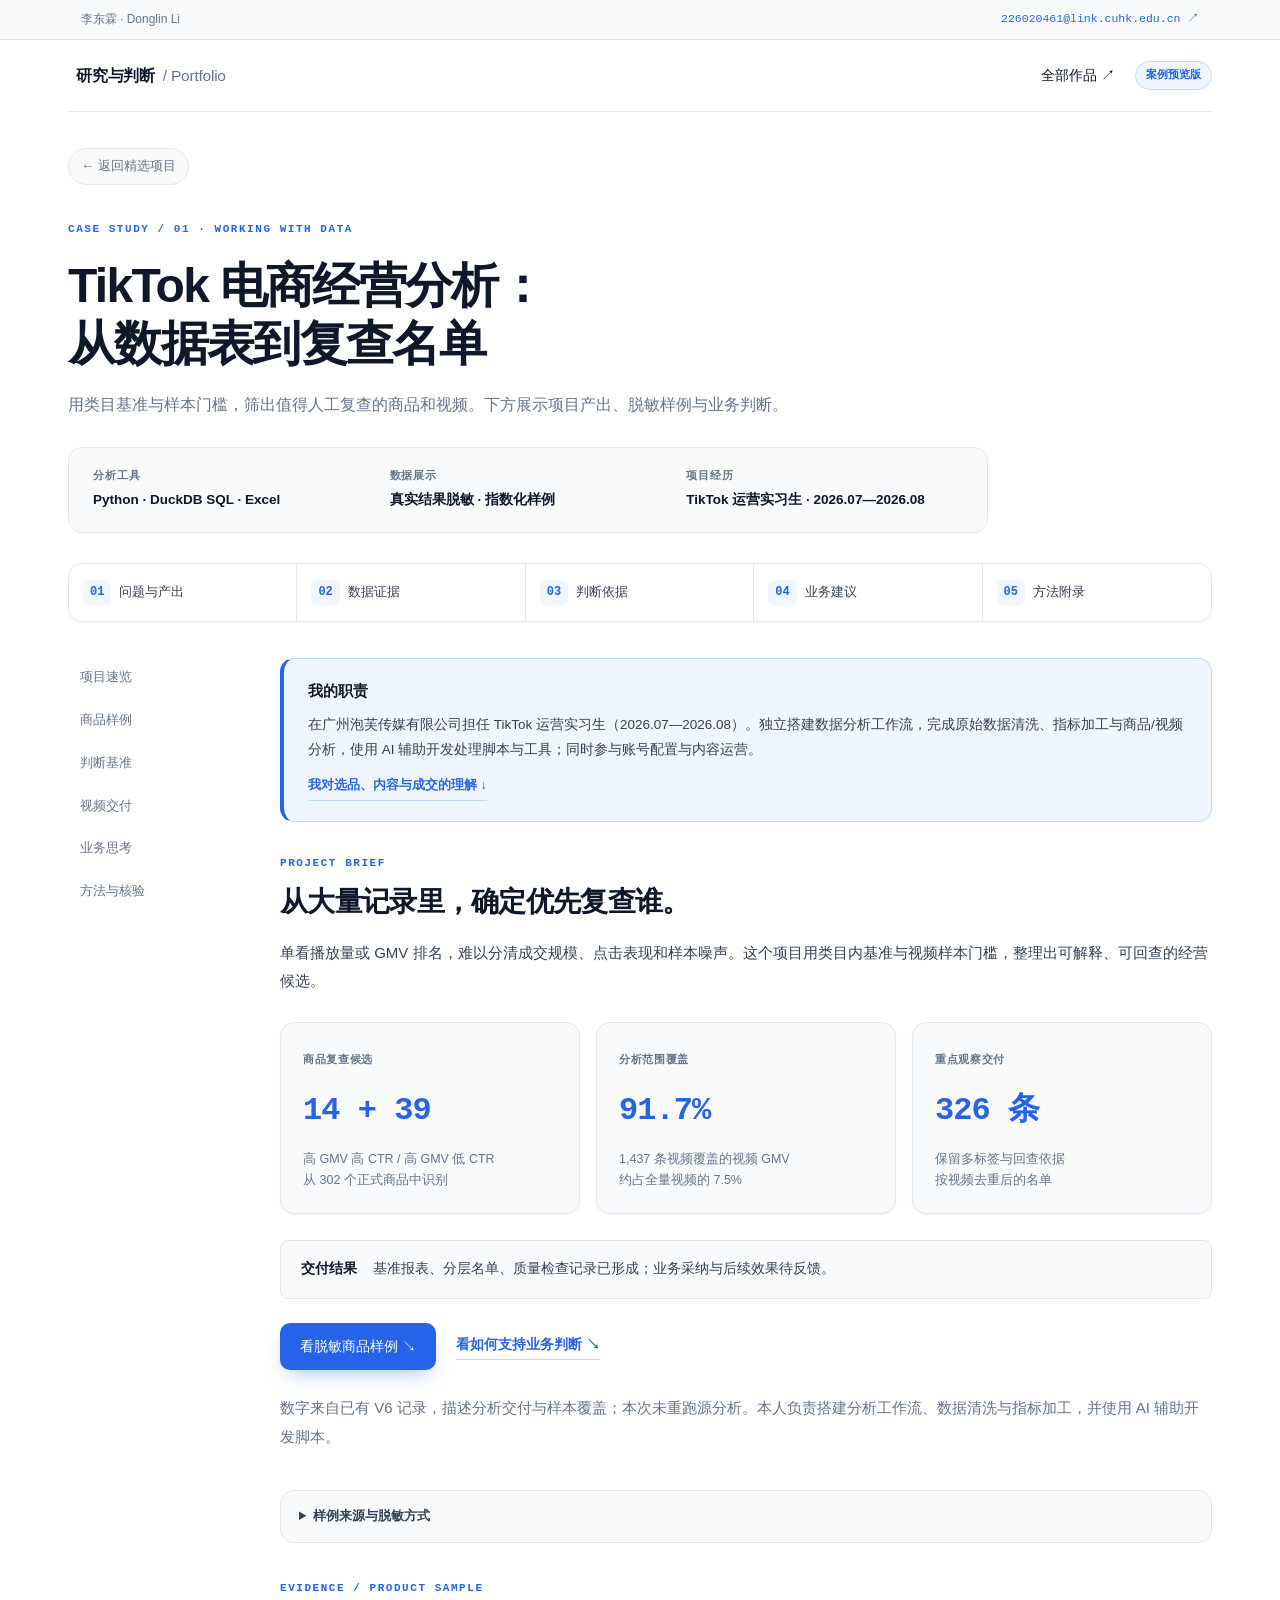
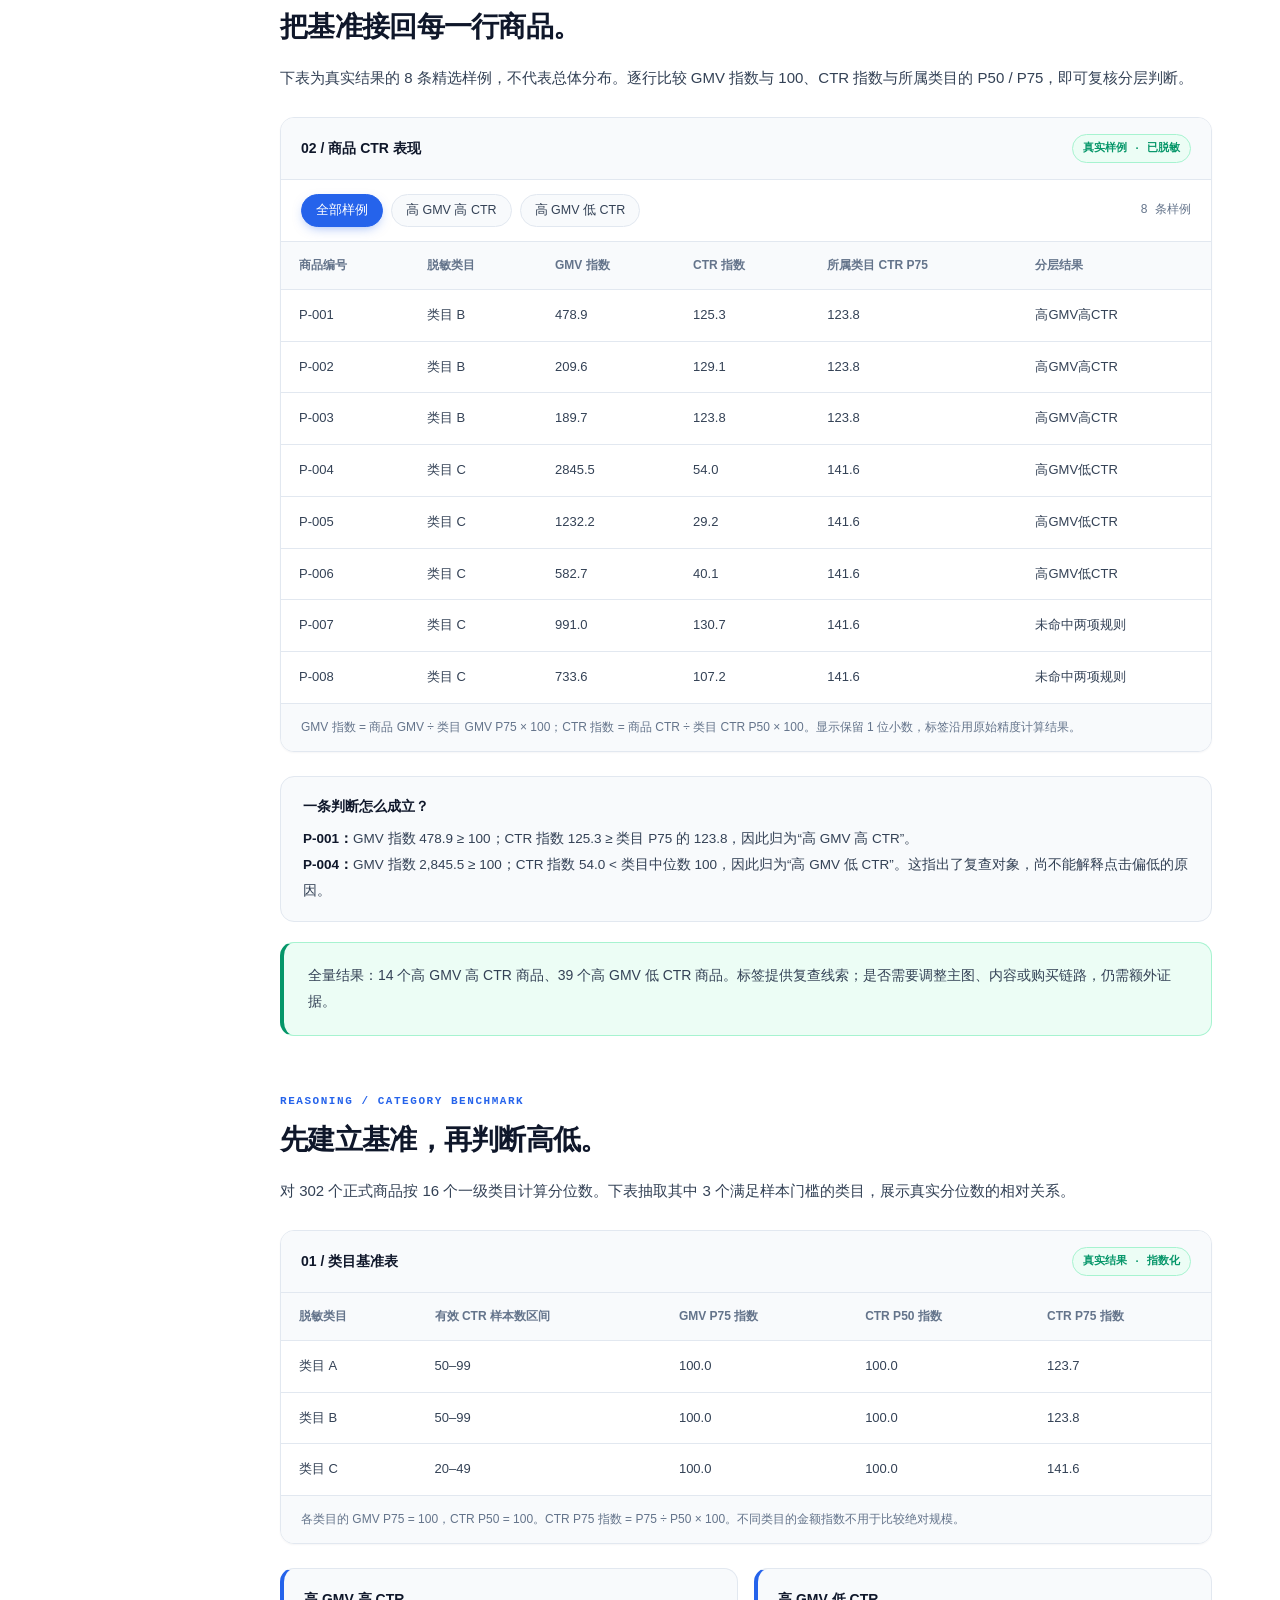
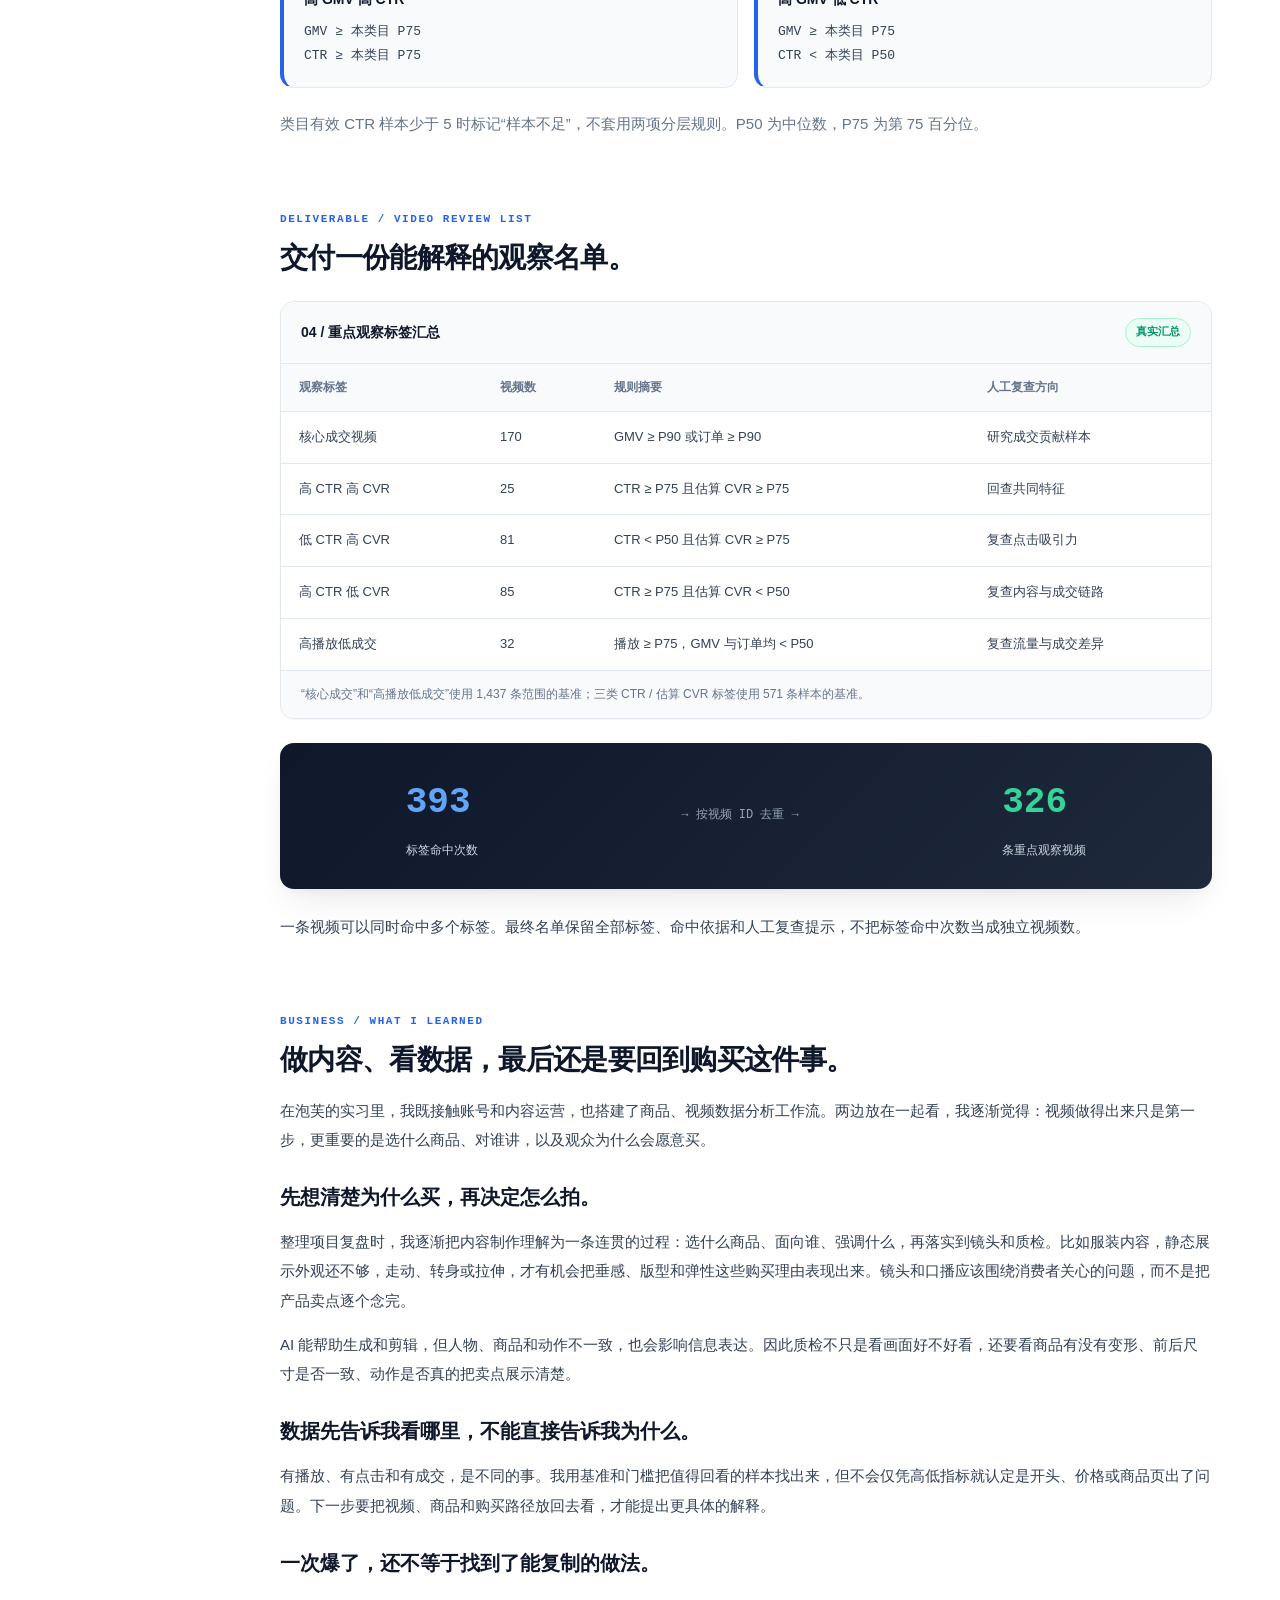
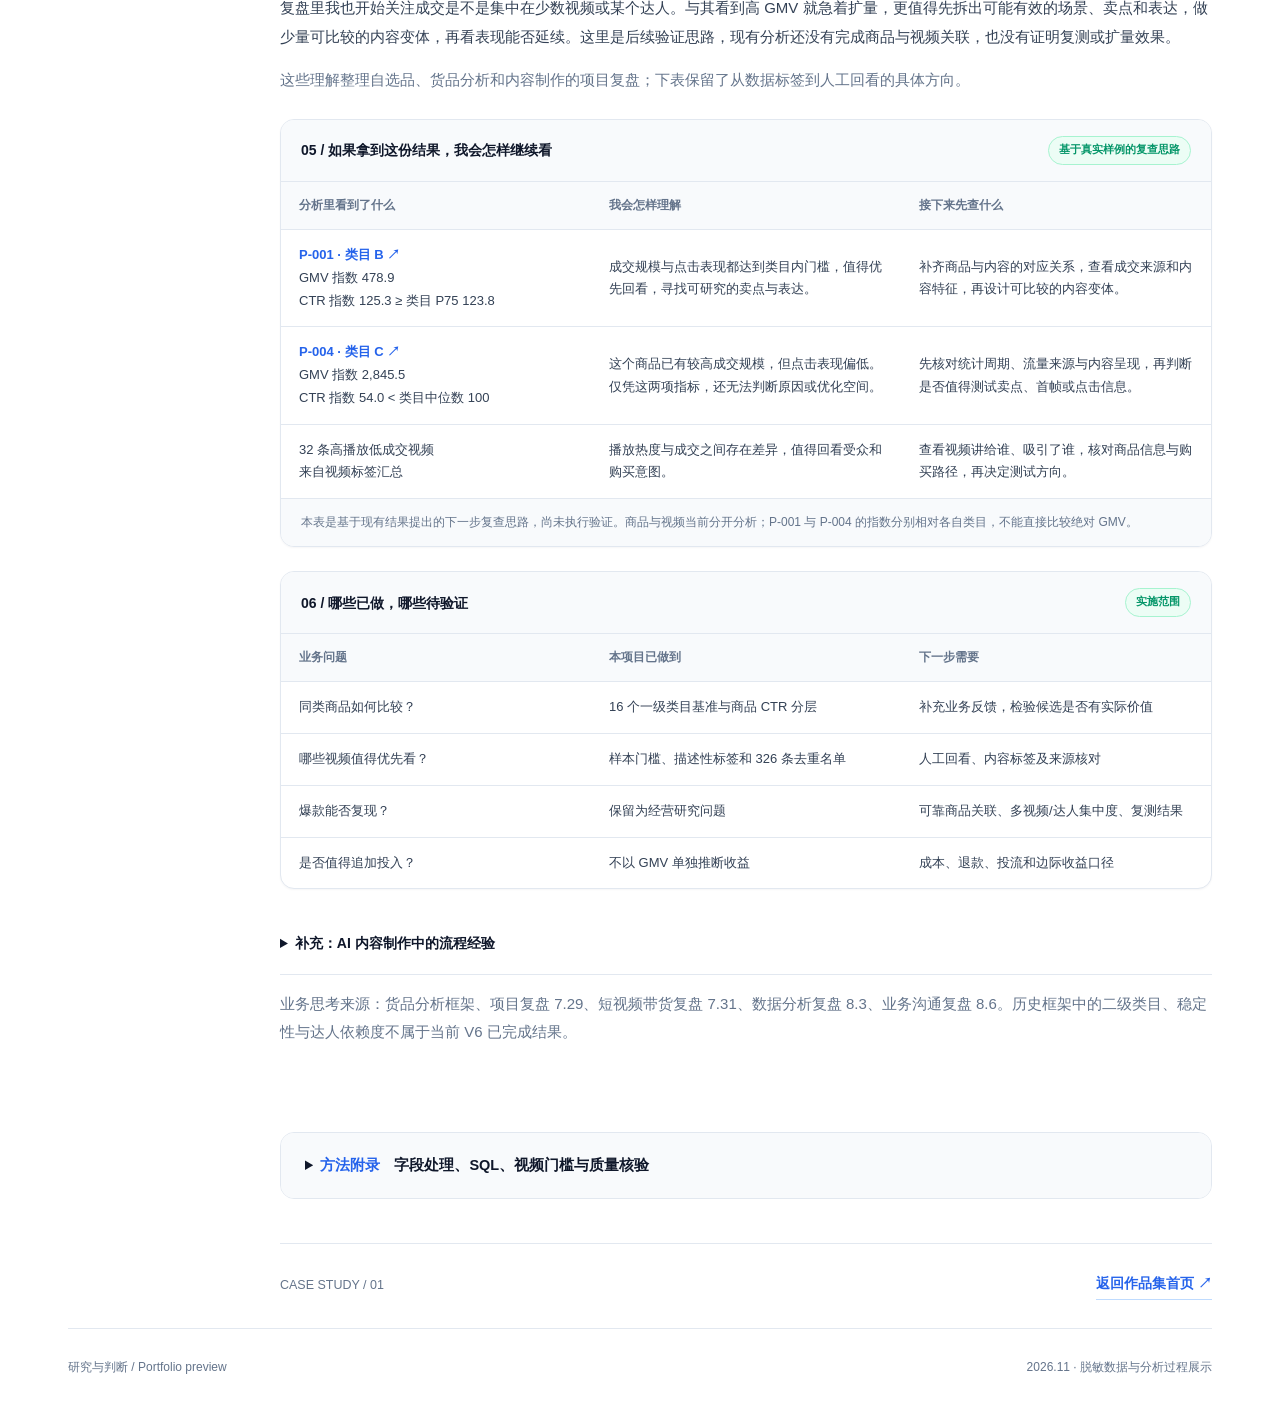
<file: case.html>
<!doctype html>
<html lang="zh-CN">
<head>
  <meta charset="utf-8">
  <meta http-equiv="refresh" content="0; url=ecommerce/case.html">
  <link rel="canonical" href="ecommerce/case.html">
  <title>正在跳转…</title>
</head>
<body>
  <p>正在跳转到 <a href="ecommerce/case.html">TikTok 电商经营分析案例</a>…</p>
  <script>location.replace("ecommerce/case.html" + location.search + location.hash);</script>
</body>
</html>
</file>
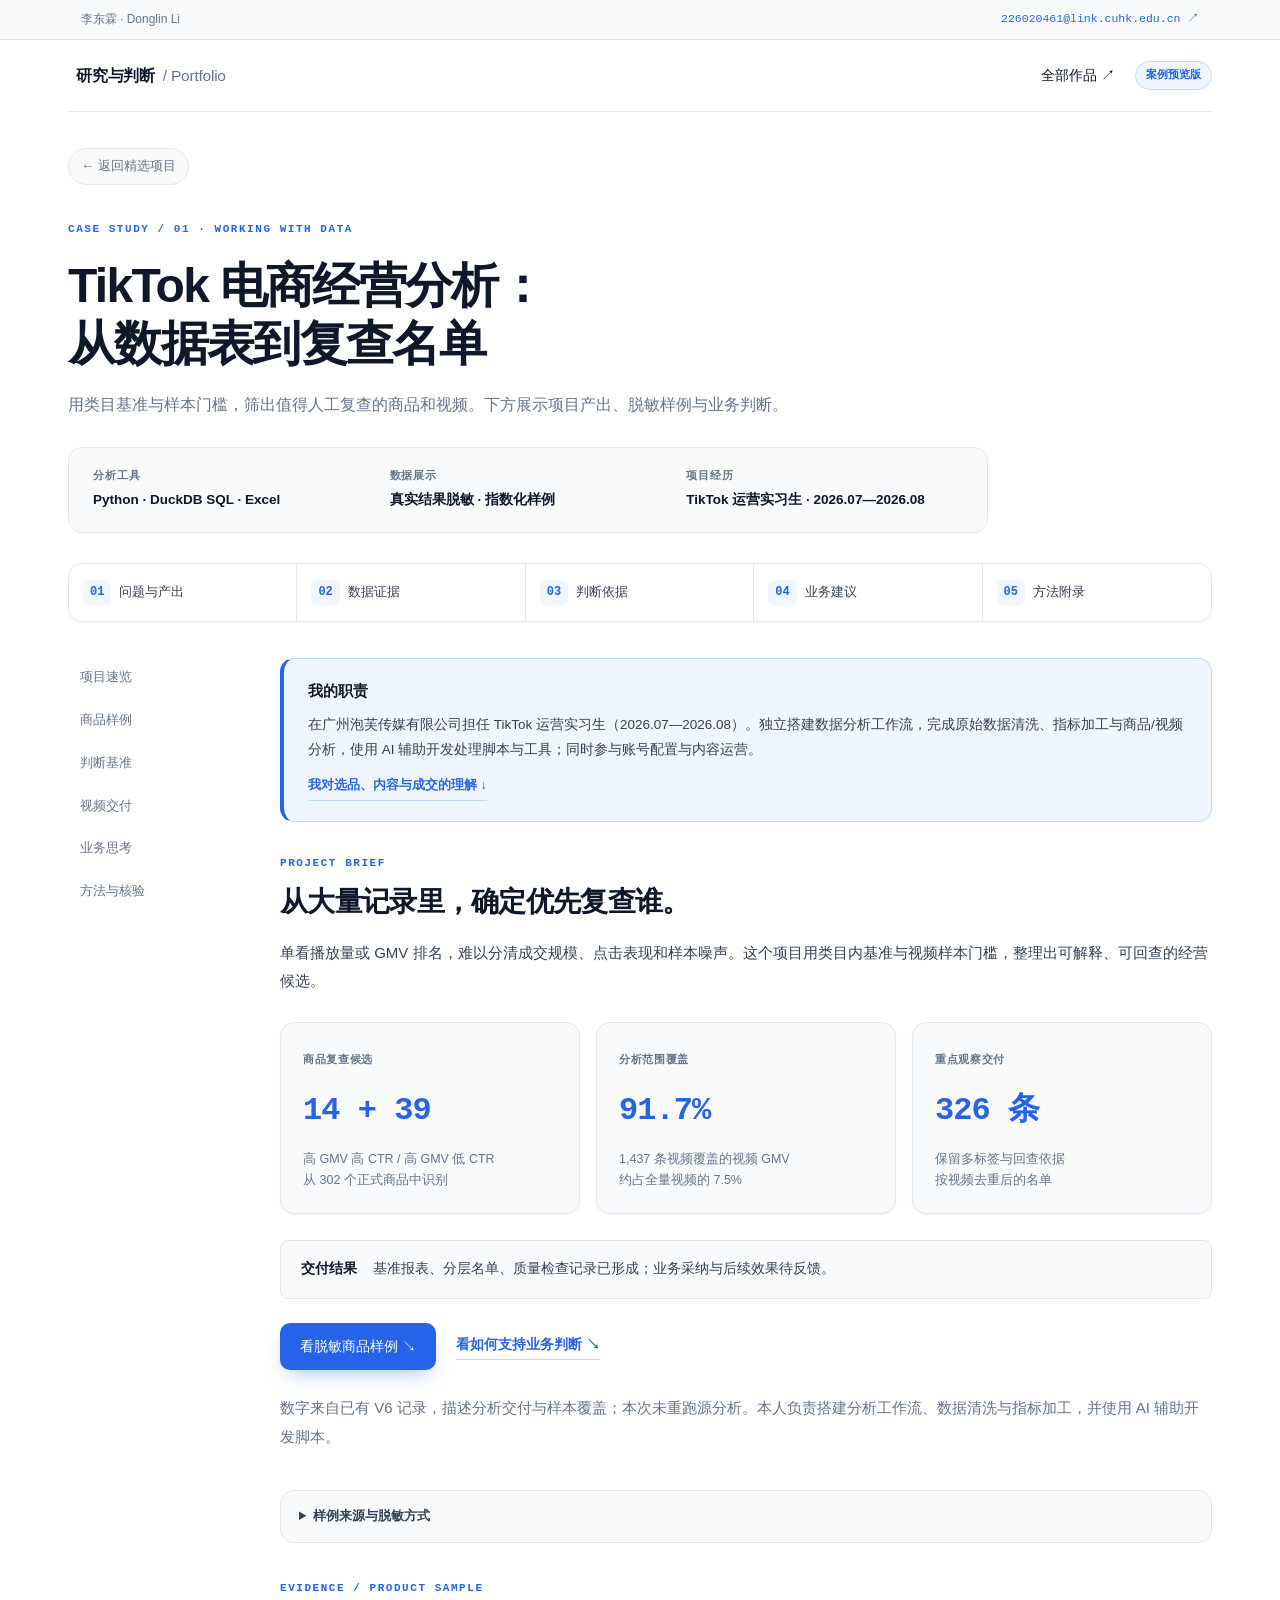
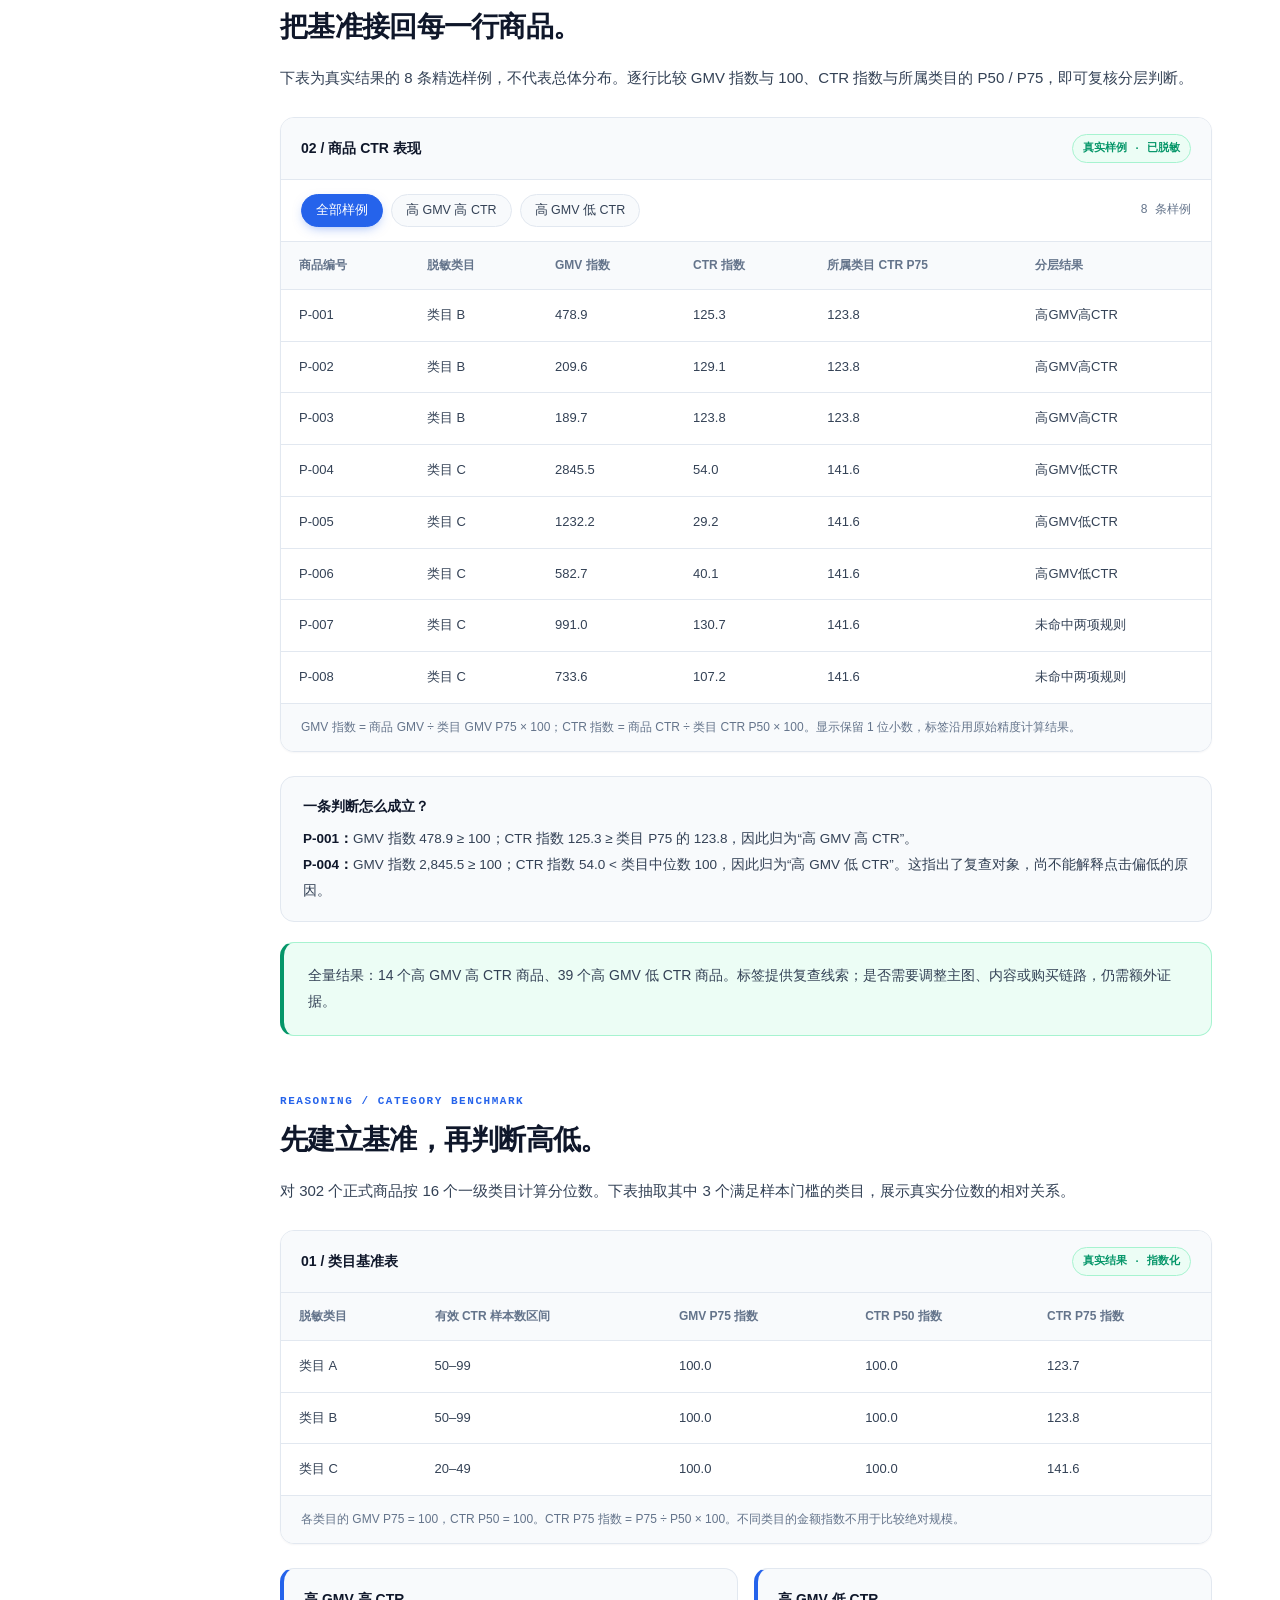
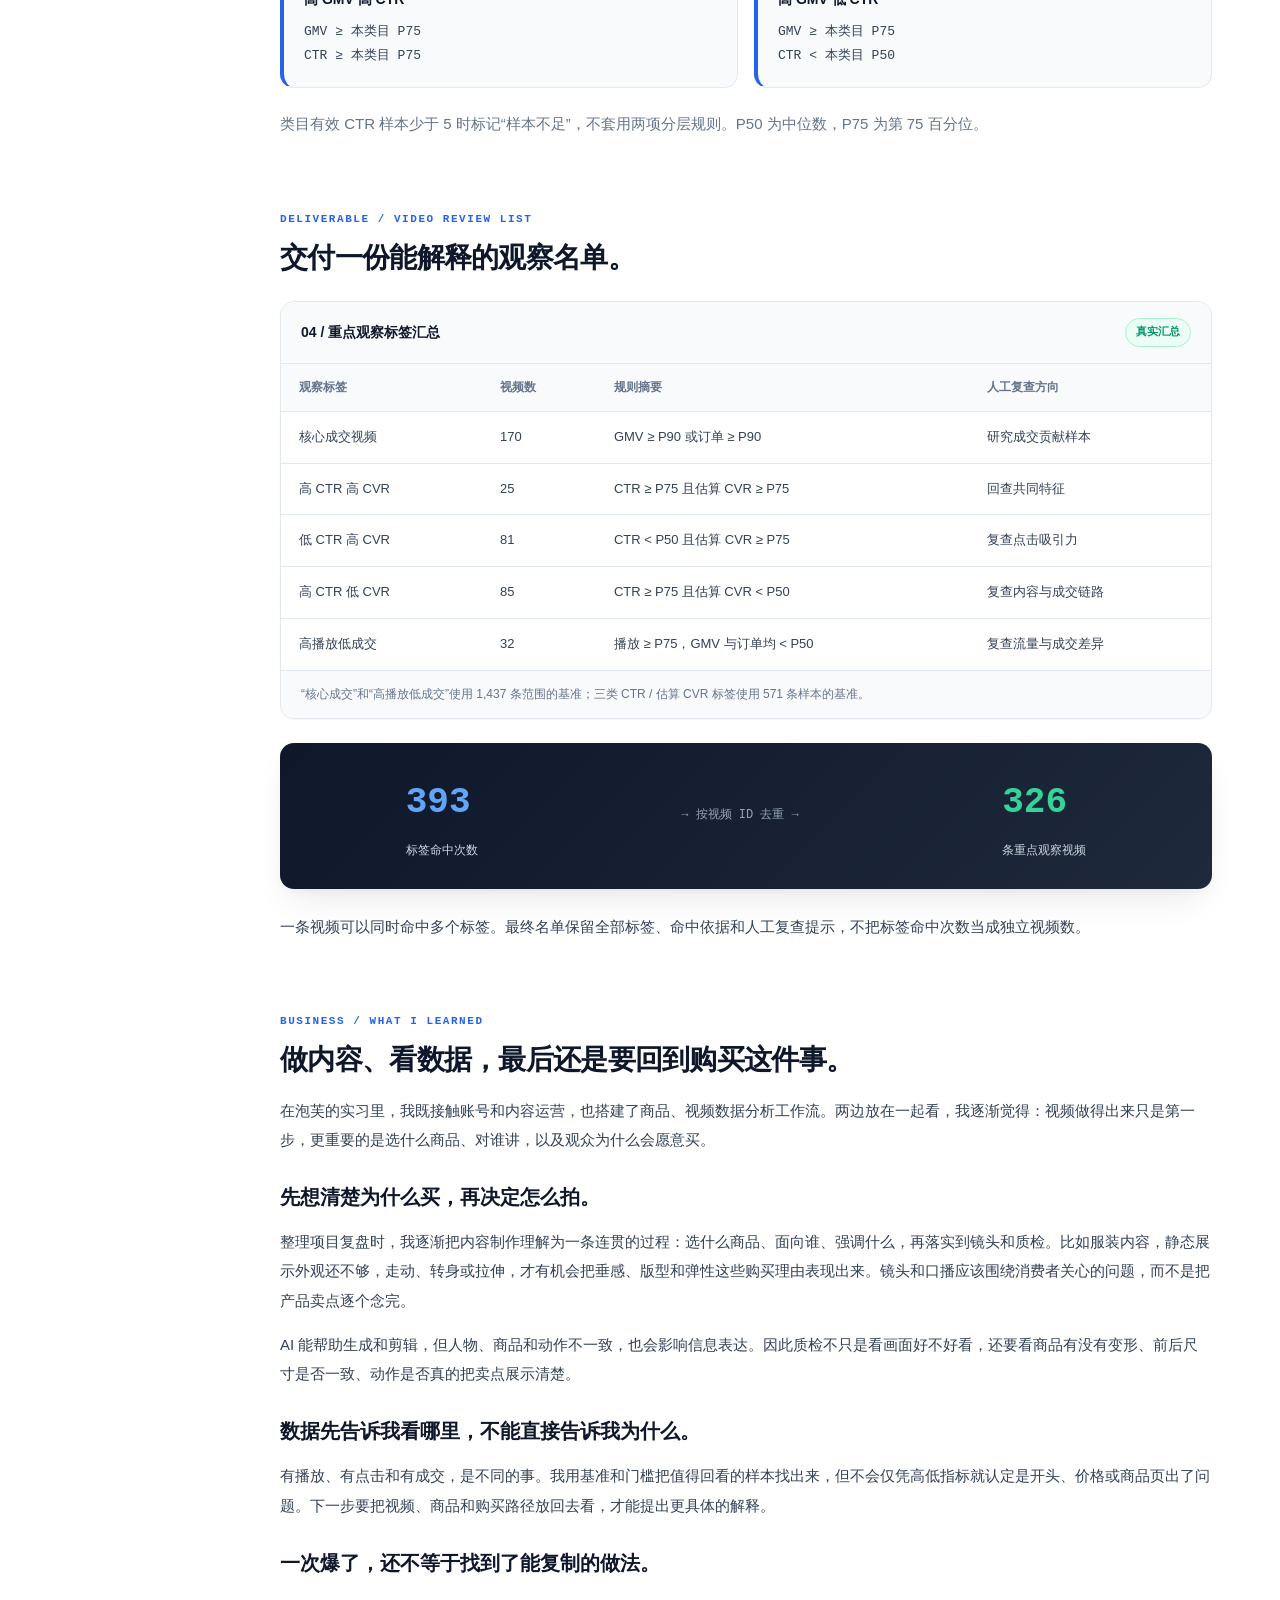
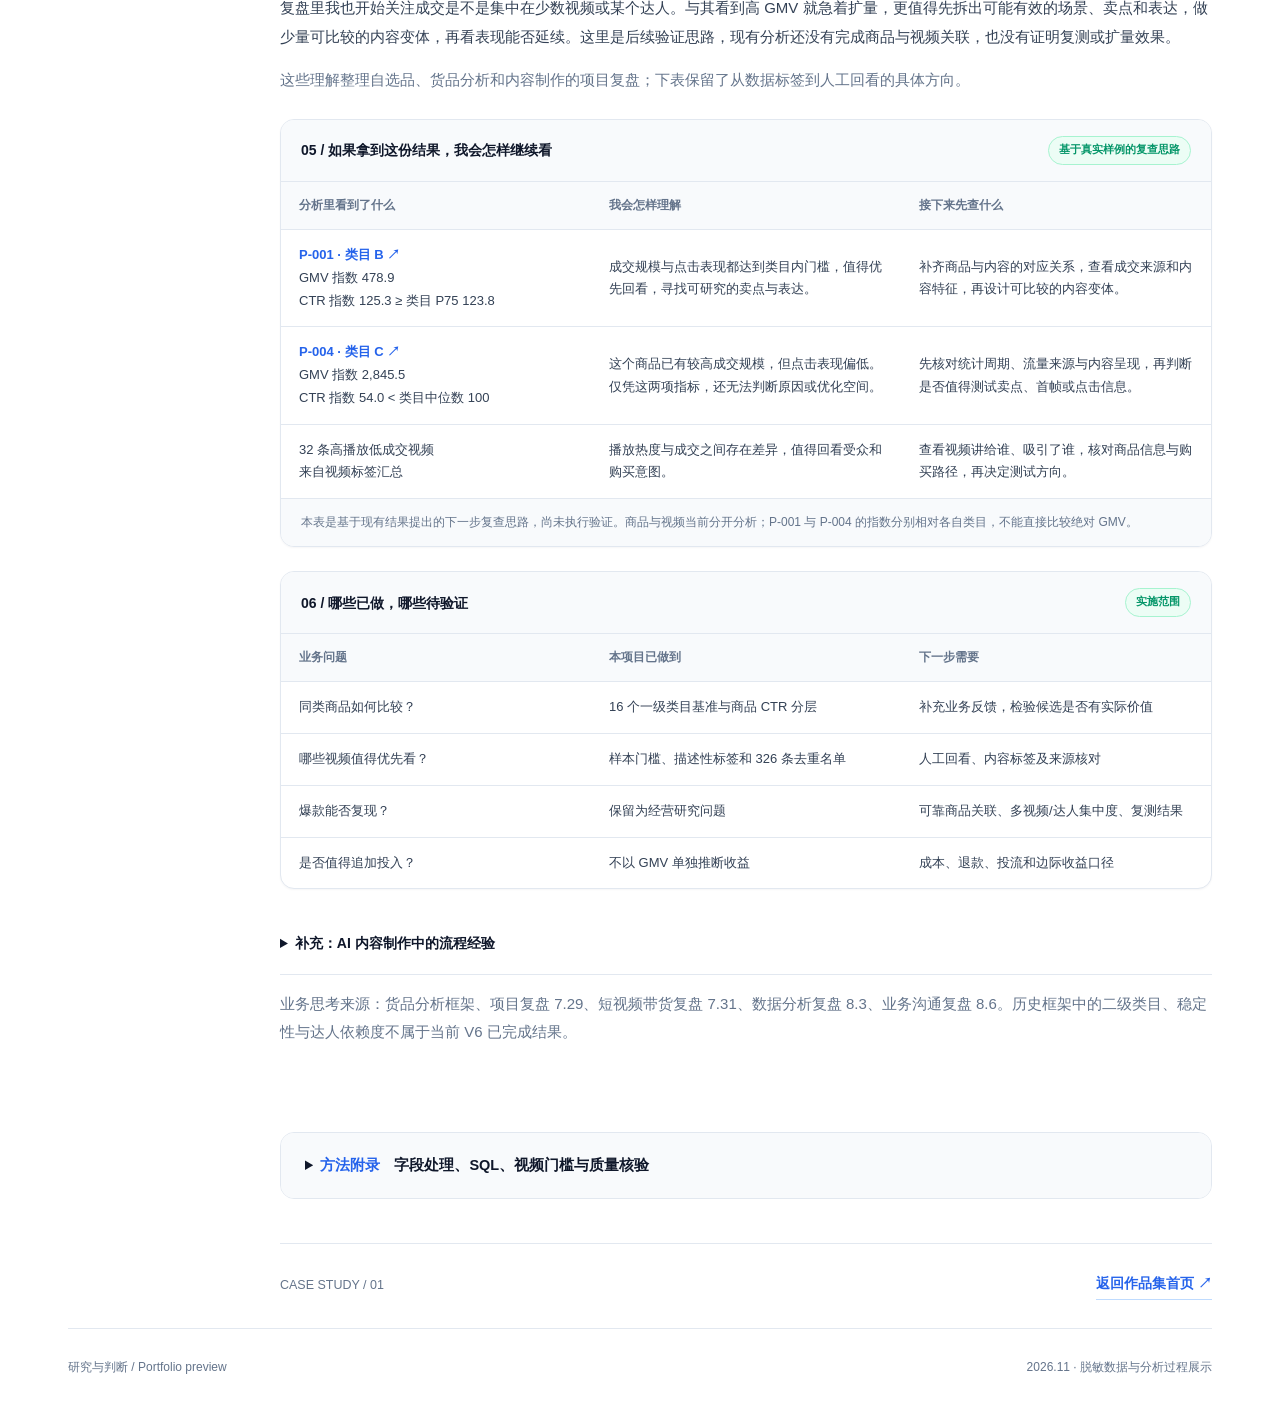
<file: ecommerce/case.html>
<!doctype html><html lang="zh-CN"><head><meta charset="utf-8"><meta name="viewport" content="width=device-width,initial-scale=1"><title>TikTok 电商经营分析 · 研究与判断</title><link rel="stylesheet" href="style.css?v=13"></head><body><div class="top-contact"><span>李东霖 · Donglin Li</span><a href="mailto:226020461@link.cuhk.edu.cn">226020461@link.cuhk.edu.cn ↗</a></div><div class="shell"><header><a class="brand" href="../index.html"><i></i>研究与判断<span> / Portfolio</span></a><nav aria-label="主导航"><a href="../index.html#projects">全部作品 ↗</a><span class="pill">案例预览版</span></nav></header><main><div class="casehero"><a class="back" href="../index.html#projects">← 返回精选项目</a><div class="eyebrow" style="margin-top:35px">CASE STUDY / 01 · WORKING WITH DATA</div><h1>TikTok 电商经营分析：<br>从数据表到复查名单</h1><p>用类目基准与样本门槛，筛出值得人工复查的商品和视频。下方展示项目产出、脱敏样例与业务判断。</p><div class="case-meta"><div><span>分析工具</span>Python · DuckDB SQL · Excel</div><div><span>数据展示</span>真实结果脱敏 · 指数化样例</div><div><span>项目经历</span>TikTok 运营实习生 · 2026.07—2026.08</div></div></div>
<div class="workflow"><a href="#overview"><b>01</b> 问题与产出</a><a href="#products"><b>02</b> 数据证据</a><a href="#benchmark"><b>03</b> 判断依据</a><a href="#business"><b>04</b> 业务建议</a><a href="#methods" data-open-methods><b>05</b> 方法附录</a></div>
<div class="case-layout"><aside class="toc"><a href="#overview">项目速览</a><a href="#products">商品样例</a><a href="#benchmark">判断基准</a><a href="#delivery">视频交付</a><a href="#business">业务思考</a><a href="#methods" data-open-methods>方法与核验</a></aside><article class="article"><div class="role-note"><b>我的职责</b><p>在广州泡芙传媒有限公司担任 TikTok 运营实习生（2026.07—2026.08）。独立搭建数据分析工作流，完成原始数据清洗、指标加工与商品/视频分析，使用 AI 辅助开发处理脚本与工具；同时参与账号配置与内容运营。</p><a class="textlink" href="#business">我对选品、内容与成交的理解 ↓</a></div><section id="overview" class="case-overview"><div class="eyebrow">PROJECT BRIEF</div><h2>从大量记录里，确定优先复查谁。</h2><p>单看播放量或 GMV 排名，难以分清成交规模、点击表现和样本噪声。这个项目用类目内基准与视频样本门槛，整理出可解释、可回查的经营候选。</p><div class="outcome-grid"><div><small>商品复查候选</small><strong>14 + 39</strong><p>高 GMV 高 CTR / 高 GMV 低 CTR<br>从 302 个正式商品中识别</p></div><div><small>分析范围覆盖</small><strong>91.7%</strong><p>1,437 条视频覆盖的视频 GMV<br>约占全量视频的 7.5%</p></div><div><small>重点观察交付</small><strong>326 条</strong><p>保留多标签与回查依据<br>按视频去重后的名单</p></div></div><div class="status-line"><b>交付结果</b><span>基准报表、分层名单、质量检查记录已形成；业务采纳与后续效果待反馈。</span></div><div class="reader-actions"><a class="button" href="#products">看脱敏商品样例 ↘</a><a class="textlink" href="#business">看如何支持业务判断 ↘</a></div><p class="small">数字来自已有 V6 记录，描述分析交付与样本覆盖；本次未重跑源分析。本人负责搭建分析工作流、数据清洗与指标加工，并使用 AI 辅助开发脚本。</p></section><details class="privacy-note"><summary>样例来源与脱敏方式</summary><p>商品、类目重新编号；金额与 CTR 改成相对基准指数，样本数区间化。不展示原始 ID、名称、账号和绝对经营金额。商品样例是精选真实结果，不代表总体分布；视频计算演示另用模拟数据。完整方法与数据局限见文末。</p></details><section id="products"><div class="eyebrow">EVIDENCE / PRODUCT SAMPLE</div><h2>把基准接回每一行商品。</h2><p>下表为真实结果的 8 条精选样例，不代表总体分布。逐行比较 GMV 指数与 100、CTR 指数与所属类目的 P50 / P75，即可复核分层判断。</p><div class="sheet"><div class="sheethead"><span>02 / 商品 CTR 表现</span><span class="badge">真实样例 · 已脱敏</span></div><div class="filterbar" role="group" aria-label="筛选商品分层"><button type="button" data-filter="all" aria-pressed="true">全部样例</button><button type="button" data-filter="高GMV高CTR" aria-pressed="false">高 GMV 高 CTR</button><button type="button" data-filter="高GMV低CTR" aria-pressed="false">高 GMV 低 CTR</button><span id="row-count" aria-live="polite">8 条样例</span></div><div class="table-scroll" tabindex="0"><table class="data-table" id="product-table"><thead><tr><th>商品编号</th><th>脱敏类目</th><th>GMV 指数</th><th>CTR 指数</th><th>所属类目 CTR P75</th><th>分层结果</th></tr></thead><tbody><tr data-label="高GMV高CTR"><td>P-001</td><td>类目 B</td><td>478.9</td><td>125.3</td><td>123.8</td><td>高GMV高CTR</td></tr><tr data-label="高GMV高CTR"><td>P-002</td><td>类目 B</td><td>209.6</td><td>129.1</td><td>123.8</td><td>高GMV高CTR</td></tr><tr data-label="高GMV高CTR"><td>P-003</td><td>类目 B</td><td>189.7</td><td>123.8</td><td>123.8</td><td>高GMV高CTR</td></tr><tr data-label="高GMV低CTR"><td>P-004</td><td>类目 C</td><td>2845.5</td><td>54.0</td><td>141.6</td><td>高GMV低CTR</td></tr><tr data-label="高GMV低CTR"><td>P-005</td><td>类目 C</td><td>1232.2</td><td>29.2</td><td>141.6</td><td>高GMV低CTR</td></tr><tr data-label="高GMV低CTR"><td>P-006</td><td>类目 C</td><td>582.7</td><td>40.1</td><td>141.6</td><td>高GMV低CTR</td></tr><tr data-label="未命中两项规则"><td>P-007</td><td>类目 C</td><td>991.0</td><td>130.7</td><td>141.6</td><td>未命中两项规则</td></tr><tr data-label="未命中两项规则"><td>P-008</td><td>类目 C</td><td>733.6</td><td>107.2</td><td>141.6</td><td>未命中两项规则</td></tr></tbody></table></div><div class="sheetfoot">GMV 指数 = 商品 GMV ÷ 类目 GMV P75 × 100；CTR 指数 = 商品 CTR ÷ 类目 CTR P50 × 100。显示保留 1 位小数，标签沿用原始精度计算结果。</div></div><div class="worked-example"><b>一条判断怎么成立？</b><p><strong>P-001：</strong>GMV 指数 478.9 ≥ 100；CTR 指数 125.3 ≥ 类目 P75 的 123.8，因此归为“高 GMV 高 CTR”。<br><strong>P-004：</strong>GMV 指数 2,845.5 ≥ 100；CTR 指数 54.0 &lt; 类目中位数 100，因此归为“高 GMV 低 CTR”。这指出了复查对象，尚不能解释点击偏低的原因。</p></div><div class="callout">全量结果：14 个高 GMV 高 CTR 商品、39 个高 GMV 低 CTR 商品。标签提供复查线索；是否需要调整主图、内容或购买链路，仍需额外证据。</div></section><section id="benchmark"><div class="eyebrow">REASONING / CATEGORY BENCHMARK</div><h2>先建立基准，再判断高低。</h2><p>对 302 个正式商品按 16 个一级类目计算分位数。下表抽取其中 3 个满足样本门槛的类目，展示真实分位数的相对关系。</p><div class="sheet"><div class="sheethead"><span>01 / 类目基准表</span><span class="badge">真实结果 · 指数化</span></div><div class="table-scroll" tabindex="0"><table class="data-table"><thead><tr><th>脱敏类目</th><th>有效 CTR 样本数区间</th><th>GMV P75 指数</th><th>CTR P50 指数</th><th>CTR P75 指数</th></tr></thead><tbody><tr><td>类目 A</td><td>50–99</td><td>100.0</td><td>100.0</td><td>123.7</td></tr><tr><td>类目 B</td><td>50–99</td><td>100.0</td><td>100.0</td><td>123.8</td></tr><tr><td>类目 C</td><td>20–49</td><td>100.0</td><td>100.0</td><td>141.6</td></tr></tbody></table></div><div class="sheetfoot">各类目的 GMV P75 = 100，CTR P50 = 100。CTR P75 指数 = P75 ÷ P50 × 100。不同类目的金额指数不用于比较绝对规模。</div></div><div class="rules"><div><b>高 GMV 高 CTR</b><p>GMV ≥ 本类目 P75<br>CTR ≥ 本类目 P75</p></div><div><b>高 GMV 低 CTR</b><p>GMV ≥ 本类目 P75<br>CTR &lt; 本类目 P50</p></div></div><p class="small">类目有效 CTR 样本少于 5 时标记“样本不足”，不套用两项分层规则。P50 为中位数，P75 为第 75 百分位。</p></section><section id="delivery"><div class="eyebrow">DELIVERABLE / VIDEO REVIEW LIST</div><h2>交付一份能解释的观察名单。</h2><div class="sheet"><div class="sheethead"><span>04 / 重点观察标签汇总</span><span class="badge">真实汇总</span></div><div class="table-scroll" tabindex="0"><table class="data-table"><thead><tr><th>观察标签</th><th>视频数</th><th>规则摘要</th><th>人工复查方向</th></tr></thead><tbody><tr><td>核心成交视频</td><td>170</td><td>GMV ≥ P90 或订单 ≥ P90</td><td>研究成交贡献样本</td></tr><tr><td>高 CTR 高 CVR</td><td>25</td><td>CTR ≥ P75 且估算 CVR ≥ P75</td><td>回查共同特征</td></tr><tr><td>低 CTR 高 CVR</td><td>81</td><td>CTR &lt; P50 且估算 CVR ≥ P75</td><td>复查点击吸引力</td></tr><tr><td>高 CTR 低 CVR</td><td>85</td><td>CTR ≥ P75 且估算 CVR &lt; P50</td><td>复查内容与成交链路</td></tr><tr><td>高播放低成交</td><td>32</td><td>播放 ≥ P75，GMV 与订单均 &lt; P50</td><td>复查流量与成交差异</td></tr></tbody></table></div><div class="sheetfoot">“核心成交”和“高播放低成交”使用 1,437 条范围的基准；三类 CTR / 估算 CVR 标签使用 571 条样本的基准。</div></div><div class="dedup"><div><strong>393</strong><span>标签命中次数</span></div><span>→ 按视频 ID 去重 →</span><div><strong>326</strong><span>条重点观察视频</span></div></div><p>一条视频可以同时命中多个标签。最终名单保留全部标签、命中依据和人工复查提示，不把标签命中次数当成独立视频数。</p></section><section id="business"><div class="eyebrow">BUSINESS / WHAT I LEARNED</div><h2>做内容、看数据，最后还是要回到购买这件事。</h2><p>在泡芙的实习里，我既接触账号和内容运营，也搭建了商品、视频数据分析工作流。两边放在一起看，我逐渐觉得：视频做得出来只是第一步，更重要的是选什么商品、对谁讲，以及观众为什么会愿意买。</p><div class="commerce-story"><h3>先想清楚为什么买，再决定怎么拍。</h3><p>整理项目复盘时，我逐渐把内容制作理解为一条连贯的过程：选什么商品、面向谁、强调什么，再落实到镜头和质检。比如服装内容，静态展示外观还不够，走动、转身或拉伸，才有机会把垂感、版型和弹性这些购买理由表现出来。镜头和口播应该围绕消费者关心的问题，而不是把产品卖点逐个念完。</p><p>AI 能帮助生成和剪辑，但人物、商品和动作不一致，也会影响信息表达。因此质检不只是看画面好不好看，还要看商品有没有变形、前后尺寸是否一致、动作是否真的把卖点展示清楚。</p><h3>数据先告诉我看哪里，不能直接告诉我为什么。</h3><p>有播放、有点击和有成交，是不同的事。我用基准和门槛把值得回看的样本找出来，但不会仅凭高低指标就认定是开头、价格或商品页出了问题。下一步要把视频、商品和购买路径放回去看，才能提出更具体的解释。</p><h3>一次爆了，还不等于找到了能复制的做法。</h3><p>复盘里我也开始关注成交是不是集中在少数视频或某个达人。与其看到高 GMV 就急着扩量，更值得先拆出可能有效的场景、卖点和表达，做少量可比较的内容变体，再看表现能否延续。这里是后续验证思路，现有分析还没有完成商品与视频关联，也没有证明复测或扩量效果。</p></div><p class="small">这些理解整理自选品、货品分析和内容制作的项目复盘；下表保留了从数据标签到人工回看的具体方向。</p><div class="sheet"><div class="sheethead"><span>05 / 如果拿到这份结果，我会怎样继续看</span><span class="badge">基于真实样例的复查思路</span></div><div class="table-scroll" tabindex="0"><table class="data-table business-table"><thead><tr><th>分析里看到了什么</th><th>我会怎样理解</th><th>接下来先查什么</th></tr></thead><tbody><tr><td><a href="#products">P-001 · 类目 B ↗</a><br>GMV 指数 478.9<br>CTR 指数 125.3 ≥ 类目 P75 123.8</td><td>成交规模与点击表现都达到类目内门槛，值得优先回看，寻找可研究的卖点与表达。</td><td>补齐商品与内容的对应关系，查看成交来源和内容特征，再设计可比较的内容变体。</td></tr><tr><td><a href="#products">P-004 · 类目 C ↗</a><br>GMV 指数 2,845.5<br>CTR 指数 54.0 &lt; 类目中位数 100</td><td>这个商品已有较高成交规模，但点击表现偏低。仅凭这两项指标，还无法判断原因或优化空间。</td><td>先核对统计周期、流量来源与内容呈现，再判断是否值得测试卖点、首帧或点击信息。</td></tr><tr><td>32 条高播放低成交视频<br>来自视频标签汇总</td><td>播放热度与成交之间存在差异，值得回看受众和购买意图。</td><td>查看视频讲给谁、吸引了谁，核对商品信息与购买路径，再决定测试方向。</td></tr></tbody></table></div><div class="sheetfoot">本表是基于现有结果提出的下一步复查思路，尚未执行验证。商品与视频当前分开分析；P-001 与 P-004 的指数分别相对各自类目，不能直接比较绝对 GMV。</div></div>
<div class="sheet"><div class="sheethead"><span>06 / 哪些已做，哪些待验证</span><span class="badge">实施范围</span></div><div class="table-scroll" tabindex="0"><table class="data-table business-table"><thead><tr><th>业务问题</th><th>本项目已做到</th><th>下一步需要</th></tr></thead><tbody><tr><td>同类商品如何比较？</td><td>16 个一级类目基准与商品 CTR 分层</td><td>补充业务反馈，检验候选是否有实际价值</td></tr><tr><td>哪些视频值得优先看？</td><td>样本门槛、描述性标签和 326 条去重名单</td><td>人工回看、内容标签及来源核对</td></tr><tr><td>爆款能否复现？</td><td>保留为经营研究问题</td><td>可靠商品关联、多视频/达人集中度、复测结果</td></tr><tr><td>是否值得追加投入？</td><td>不以 GMV 单独推断收益</td><td>成本、退款、投流和边际收益口径</td></tr></tbody></table></div></div>
<details><summary>补充：AI 内容制作中的流程经验</summary><p>制作复盘中还积累了“明确受众与卖点 → 把卖点转成镜头和动作 → 生成后质检”的流程，以及“先低成本验证核心动作，再提高制作规格”的经验。适合作为内容运营方向的补充。现有材料主要支持制作方法与迭代过程，尚不能证明这些做法提高了播放或成交。</p></details><p class="small">业务思考来源：货品分析框架、项目复盘 7.29、短视频带货复盘 7.31、数据分析复盘 8.3、业务沟通复盘 8.6。历史框架中的二级类目、稳定性与达人依赖度不属于当前 V6 已完成结果。</p></section><details class="method-appendix" id="methods"><summary><span>方法附录</span> 字段处理、SQL、视频门槛与质量核验</summary><div class="appendix-content"><section id="input"><div class="eyebrow">01 / INPUT → VALIDATION</div><h2>先把字段变成可分析的数据。</h2><p>商品与视频分开处理。基础记录分别为 7,364 条、19,265 条，不强行关联两条链路。</p><div class="table-scroll" tabindex="0"><table class="data-table"><thead><tr><th>输入字段 / 形式</th><th>处理规则</th><th>分析字段 / 用途</th></tr></thead><tbody><tr><td>Product ID：19 位数字文本</td><td>保持 VARCHAR；检查空值、长度与唯一性</td><td>product_id → 回查键</td></tr><tr><td>CTR：带 % 的字符串</td><td>去掉 % 后除以 100；检查合法范围</td><td>product_ctr → 类目分位数</td></tr><tr><td>商品 GMV 与订单</td><td>GMV ≥ 100；订单为 0 时不计算客单价</td><td>正式商品范围；AOV = GMV ÷ 订单</td></tr><tr><td>Views 与 Video CTR</td><td>Views &gt; 1,000；CTR &gt; 0 才计算</td><td>估算点击量 = Views × CTR</td></tr><tr><td>视频订单与估算点击量</td><td>分母有效才计算；点击量 ≥ 100 才分层</td><td>估算 CVR = 订单 ÷ 估算点击量</td></tr></tbody></table></div><div class="code-note"><span>SQL · 摘录自现有商品脚本</span><pre><code>CAST(
  TRY_CAST(REPLACE(product_ctr_platform_raw, '%', '')
    AS DECIMAL(12, 6)) / 100
  AS DECIMAL(12, 8)
) AS product_ctr
-- 正式商品范围：creator_attributed_gmv &gt;= 100</code></pre></div></section><section id="video"><div class="eyebrow">04 / VIDEO SAMPLE & CALCULATION</div><h2>先看分母够不够，再看转化率。</h2><p>播放量 &gt; 1,000 的 1,437 条视频，覆盖全量视频 GMV 约 91.7%。继续按估算点击量设置分层门槛。</p><div class="sheet"><div class="sheethead"><span>03 / 视频样本门槛</span><span class="badge">真实汇总</span></div><div class="table-scroll" tabindex="0"><table class="data-table"><thead><tr><th>估算点击量</th><th>视频数</th><th>是否进入 CVR 组合分层</th></tr></thead><tbody><tr><td>不可计算</td><td>2</td><td>否</td></tr><tr><td>&lt; 30</td><td>353</td><td>否</td></tr><tr><td>30 ≤ 点击量 &lt; 100</td><td>511</td><td>仅初步观察</td></tr><tr><td>100 ≤ 点击量 &lt; 500</td><td>402</td><td>是</td></tr><tr><td>≥ 500</td><td>169</td><td>是</td></tr></tbody></table></div><div class="sheetfoot">2 + 353 + 511 + 402 + 169 = 1,437；其中 402 + 169 = 571 条进入 CVR 组合分层。此门槛是业务规则，不代表统计显著性。</div></div>
<div class="calculator"><div class="sheethead"><span>算一条记录，看看过程</span><span class="badge">模拟数据 · 可修改</span></div><div class="calc-inputs"><label>播放量<input id="views" type="number" value="10000" min="0" step="1"></label><label>平台 CTR（%）<input id="ctr" type="number" value="2" min="0" max="100" step="0.1"></label><label>订单数<input id="orders" type="number" value="12" min="0" step="1"></label></div><div class="calc-results" aria-live="polite"><div><small>估算点击量 = 播放量 × CTR</small><strong id="clicks-result">200</strong></div><div><small>估算 CVR = 订单 ÷ 估算点击量</small><strong id="cvr-result">6.00%</strong></div></div><div class="sheetfoot" id="eligibility">播放量与点击量门槛均满足，可进入组合分层。</div></div><p class="small">点击量由 CTR 反推，CVR 也由此估算；CTR 与估算 CVR 存在数学耦合，不作为独立的因果证据。</p></section><section id="checks"><div class="eyebrow">07 / RECONCILIATION & LIMITS</div><h2>用校验记录，把链路闭合。</h2><div class="table-scroll" tabindex="0"><table class="data-table"><thead><tr><th>核验项</th><th>记录中的实际结果</th><th>处理方式</th></tr></thead><tbody><tr><td>商品 ID 类型 / 唯一性</td><td>7,364 个唯一 ID；19 位字符串</td><td>以文本保留，避免精度丢失</td></tr><tr><td>商品基础表 CTR 范围</td><td>1 条超出 0%–100%</td><td>阶段 1 保留并警告，不擅自修正</td></tr><tr><td>正式商品 CTR</td><td>302 个正常值</td><td>在正式范围内建立类目基准</td></tr><tr><td>视频 CVR 分层范围</td><td>402 + 169 = 571</td><td>仅估算点击量 ≥ 100 进入</td></tr><tr><td>多标签名单去重</td><td>393 次标签命中 → 326 条视频</td><td>按视频 ID 去重，标签保留</td></tr></tbody></table></div><p class="small">来源：既有阶段 1、阶段 2A 和阶段 3 校验记录及分析结果。本页重新生成脱敏展示，未重跑源分析或重新验收工作簿。</p><details><summary>方法边界与下一步</summary><p>缺少商品曝光量，不计算商品 CVR；缺少可靠关联键，不关联商品与视频。当前没有成本、投流与执行反馈，不能据此推断 ROI、低效原因或 GMV 提升。下一步应补充内容标签、流量来源与业务反馈，再安排小规模测试。</p></details><details><summary>个人贡献与工程化补充</summary><p>2026.07—2026.08，广州泡芙传媒有限公司 TikTok 运营实习。根据本人提供的简历，独立搭建数据分析工作流，完成平台数据清洗与指标加工，使用 AI 辅助开发数据处理脚本与分析工具。Analytics Kit 已形成公共能力原型，但部分分析与 Excel 交付入口尚未接线执行。</p></details></section></div></details><div class="endlink"><span class="small">CASE STUDY / 01</span><a class="textlink" href="../index.html#projects">返回作品集首页 ↗</a></div></article></div></main><footer class="footer"><span>研究与判断 / Portfolio preview</span><span>2026.11 · 脱敏数据与分析过程展示</span></footer></div><script src="case.js"></script></body></html>
</file>
<file: ecommerce/style.css>
/* ==========================================================================
   Donglin Li — E-Commerce Analytics Case Study
   Design System: Modern Minimalist Light · Fintech / Quant Research (v13)
   ========================================================================== */

:root {
  --bg: #ffffff;
  --paper: #ffffff;
  --surface: #f8fafc;
  --surface-2: #f1f5f9;
  --ink: #0f172a;
  --ink-2: #334155;
  --muted: #64748b;
  --muted-2: #94a3b8;
  --line: #e2e8f0;
  --line-strong: #cbd5e1;
  --accent: #2563eb;
  --accent-hover: #1d4ed8;
  --accent-soft: #eff6ff;
  --accent-border: #bfdbfe;
  --emerald: #059669;
  --emerald-soft: #ecfdf5;
  --emerald-border: #a7f3d0;
  --green: #2563eb;
  --radius-sm: 8px;
  --radius: 14px;
  --radius-lg: 20px;
  --shadow-xs: 0 1px 2px rgba(15, 23, 42, 0.04);
  --shadow-sm: 0 4px 12px -2px rgba(15, 23, 42, 0.06), 0 1px 3px rgba(15, 23, 42, 0.04);
  --shadow-md: 0 16px 36px -12px rgba(15, 23, 42, 0.12), 0 4px 12px -4px rgba(15, 23, 42, 0.05);
  --font-sans: "Inter", -apple-system, BlinkMacSystemFont, "PingFang SC", "Hiragino Sans GB", "Microsoft YaHei", sans-serif;
  --font-mono: "JetBrains Mono", "SF Mono", ui-monospace, SFMono-Regular, Menlo, Monaco, Consolas, monospace;
}

*, *::before, *::after { box-sizing: border-box; }

html {
  scroll-behavior: smooth;
  scroll-padding-top: 96px;
}

body {
  margin: 0;
  background: var(--bg);
  color: var(--ink);
  font-family: var(--font-sans);
  font-size: 15px;
  line-height: 1.75;
  -webkit-font-smoothing: antialiased;
  -moz-osx-font-smoothing: grayscale;
}

a {
  color: inherit;
  text-decoration: none;
  transition: color 0.18s ease, background-color 0.18s ease, border-color 0.18s ease, transform 0.18s ease;
}

a:hover { color: var(--accent); }

.muted, small { color: var(--muted); }
small { font-size: 12px; line-height: 1.75; }

/* Top contact bar */
.top-contact {
  display: flex;
  justify-content: space-between;
  align-items: center;
  gap: 16px;
  padding: 9px 6.3%;
  border-bottom: 1px solid var(--line);
  font-size: 12px;
  color: var(--muted);
  background: var(--surface);
}

.top-contact span { font-weight: 500; }

.top-contact a {
  color: var(--accent);
  font-family: var(--font-mono);
  font-size: 11.5px;
  font-weight: 500;
}

.top-contact a:hover { text-decoration: underline; }

/* Shell & Header */
.shell {
  max-width: 1240px;
  margin: 0 auto;
  padding: 0 48px;
}

header {
  position: sticky;
  top: 0;
  z-index: 40;
  height: 72px;
  display: flex;
  align-items: center;
  justify-content: space-between;
  border-bottom: 1px solid var(--line);
  background: rgba(255, 255, 255, 0.88);
  backdrop-filter: blur(12px);
  -webkit-backdrop-filter: blur(12px);
  gap: 20px;
}

.brand {
  font-size: 15.5px;
  font-weight: 700;
  letter-spacing: -0.015em;
  display: inline-flex;
  align-items: center;
  gap: 8px;
}

.brand span {
  font-weight: 400;
  color: var(--muted);
}

nav {
  display: flex;
  align-items: center;
  gap: 20px;
  font-size: 13.5px;
  font-weight: 500;
}

.pill {
  font-family: var(--font-mono);
  font-size: 11px;
  font-weight: 600;
  color: var(--accent);
  background: var(--accent-soft);
  border: 1px solid var(--accent-border);
  padding: 4px 10px;
  border-radius: 999px;
}

/* Typography & Eyebrow */
.eyebrow {
  font-family: var(--font-mono);
  font-size: 11px;
  font-weight: 600;
  letter-spacing: 0.14em;
  text-transform: uppercase;
  color: var(--accent);
}

h1 {
  font-size: clamp(32px, 4vw, 48px);
  line-height: 1.2;
  font-weight: 700;
  letter-spacing: -0.035em;
  margin: 18px 0 18px;
  color: var(--ink);
}

h2 {
  font-size: clamp(22px, 2.4vw, 28px);
  font-weight: 700;
  letter-spacing: -0.025em;
  margin: 10px 0 18px;
  color: var(--ink);
  line-height: 1.35;
}

h3 {
  font-size: 19px;
  font-weight: 700;
  line-height: 1.5;
  color: var(--ink);
}

p {
  font-size: 15px;
  line-height: 1.9;
  color: var(--ink-2);
}

/* Buttons & Links */
.button {
  display: inline-flex;
  align-items: center;
  gap: 8px;
  padding: 12px 20px;
  border-radius: 10px;
  background: var(--accent);
  color: #ffffff;
  font-size: 13.5px;
  font-weight: 500;
  box-shadow: 0 8px 20px -8px rgba(37, 99, 235, 0.5);
}

.button:hover {
  background: var(--accent-hover);
  color: #ffffff;
  transform: translateY(-1px);
}

.textlink {
  font-size: 13.5px;
  font-weight: 600;
  color: var(--accent);
  border-bottom: 1px solid var(--accent-border);
  padding-bottom: 3px;
}

.textlink:hover {
  border-color: var(--accent);
}

.back {
  display: inline-flex;
  align-items: center;
  gap: 6px;
  font-size: 13px;
  font-weight: 500;
  color: var(--muted);
  padding: 6px 12px;
  border-radius: 999px;
  background: var(--surface);
  border: 1px solid var(--line);
}

.back:hover {
  color: var(--accent);
  border-color: var(--accent-border);
  background: var(--accent-soft);
}

/* Case Hero */
.casehero {
  padding: 36px 0 30px;
  max-width: 920px;
}

.casehero > p {
  max-width: 720px;
  font-size: 16px;
  color: var(--muted);
}

.case-meta {
  display: grid;
  grid-template-columns: repeat(3, minmax(0, 1fr));
  gap: 20px;
  border: 1px solid var(--line);
  border-radius: var(--radius);
  background: var(--surface);
  padding: 20px 24px;
  margin-top: 26px;
  font-size: 13.5px;
  font-weight: 600;
  color: var(--ink);
  line-height: 1.7;
}

.case-meta span {
  font-family: var(--font-mono);
  color: var(--muted);
  display: block;
  font-size: 10.5px;
  font-weight: 600;
  letter-spacing: 0.08em;
  text-transform: uppercase;
  margin-bottom: 4px;
}

/* Workflow Step Strip */
.workflow {
  display: grid;
  grid-template-columns: repeat(5, 1fr);
  border: 1px solid var(--line);
  border-radius: var(--radius);
  background: #ffffff;
  overflow: hidden;
  margin-bottom: 36px;
  box-shadow: var(--shadow-xs);
}

.workflow a {
  padding: 16px 14px;
  font-size: 13px;
  font-weight: 500;
  color: var(--ink-2);
  border-right: 1px solid var(--line);
  display: flex;
  align-items: center;
  gap: 8px;
}

.workflow a:last-child { border-right: 0; }

.workflow a:hover {
  background: var(--accent-soft);
  color: var(--accent);
}

.workflow b {
  font-family: var(--font-mono);
  font-size: 12px;
  font-weight: 700;
  color: var(--accent);
  background: var(--accent-soft);
  padding: 2px 7px;
  border-radius: 6px;
}

/* Case Layout */
.case-layout {
  display: grid;
  grid-template-columns: 168px minmax(0, 1fr);
  gap: 44px;
}

.toc {
  position: sticky;
  top: 96px;
  align-self: start;
  display: flex;
  flex-direction: column;
  gap: 4px;
  font-size: 13px;
  color: var(--muted);
}

.toc a {
  padding: 8px 12px;
  border-radius: 8px;
}

.toc a:hover {
  background: var(--surface);
  color: var(--accent);
}

.article { min-width: 0; }
.article section { padding: 0 0 56px; }
.article p { font-size: 15px; }
.case-overview { padding-bottom: 24px !important; }

/* Role Note & Callouts */
.role-note {
  padding: 20px 24px;
  border: 1px solid var(--accent-border);
  border-left: 4px solid var(--accent);
  border-radius: var(--radius);
  background: var(--accent-soft);
  margin-bottom: 32px;
  font-size: 13.5px;
}

.role-note b { color: var(--ink); font-size: 14.5px; }
.role-note p { font-size: 13.5px; margin: 8px 0 0; line-height: 1.85; color: var(--ink-2); }
.role-note .textlink { display: inline-block; margin-top: 12px; font-size: 12.5px; }

.callout {
  padding: 20px 24px;
  background: var(--emerald-soft);
  border: 1px solid var(--emerald-border);
  border-left: 4px solid var(--emerald);
  border-radius: var(--radius);
  font-size: 14px;
  line-height: 1.85;
  color: var(--ink-2);
}

/* Outcome KPI Grid */
.outcome-grid {
  display: grid;
  grid-template-columns: repeat(3, minmax(0, 1fr));
  gap: 16px;
  margin: 26px 0;
}

.outcome-grid > div {
  background: var(--surface);
  border: 1px solid var(--line);
  border-radius: var(--radius);
  padding: 22px 22px;
  box-shadow: var(--shadow-xs);
}

.outcome-grid small {
  font-family: var(--font-mono);
  font-size: 11px;
  font-weight: 600;
  letter-spacing: 0.06em;
  color: var(--muted);
}

.outcome-grid strong {
  display: block;
  font-family: var(--font-mono);
  font-weight: 700;
  font-size: 32px;
  letter-spacing: -0.03em;
  color: var(--accent);
  margin: 12px 0 10px;
  font-variant-numeric: tabular-nums;
}

.outcome-grid p {
  font-size: 12.5px;
  line-height: 1.7;
  color: var(--muted);
  margin: 0;
}

.status-line {
  font-size: 13.5px;
  line-height: 1.8;
  padding: 16px 20px;
  border-radius: var(--radius-sm);
  background: var(--surface);
  border: 1px solid var(--line);
  display: flex;
  gap: 16px;
  align-items: baseline;
}

.status-line b { color: var(--ink); white-space: nowrap; }
.status-line span { color: var(--ink-2); }

.reader-actions {
  display: flex;
  gap: 20px;
  align-items: center;
  flex-wrap: wrap;
  margin: 24px 0;
}

.privacy-note {
  font-size: 13px;
  margin-bottom: 36px;
  padding: 14px 18px;
  border: 1px solid var(--line);
  border-radius: var(--radius);
  background: var(--surface);
}

.privacy-note summary { font-weight: 600; color: var(--ink-2); }
.privacy-note p { font-size: 13px; margin: 10px 0 0; }

/* Data Sheets & Tables */
.sheet {
  border: 1px solid var(--line);
  border-radius: var(--radius);
  margin: 24px 0;
  background: #ffffff;
  overflow: hidden;
  box-shadow: var(--shadow-xs);
}

.sheethead {
  display: flex;
  justify-content: space-between;
  align-items: center;
  gap: 12px;
  padding: 16px 20px;
  font-size: 14px;
  font-weight: 600;
  color: var(--ink);
  background: var(--surface);
  border-bottom: 1px solid var(--line);
}

.badge {
  font-family: var(--font-mono);
  font-size: 11px;
  color: var(--emerald);
  font-weight: 600;
  background: var(--emerald-soft);
  border: 1px solid var(--emerald-border);
  padding: 4px 10px;
  border-radius: 999px;
  white-space: nowrap;
}

.filterbar {
  display: flex;
  gap: 8px;
  flex-wrap: wrap;
  align-items: center;
  padding: 14px 20px;
  border-bottom: 1px solid var(--line);
  background: #ffffff;
}

.filterbar button {
  padding: 7px 14px;
  border-radius: 999px;
  background: var(--surface);
  border: 1px solid var(--line);
  color: var(--ink-2);
  cursor: pointer;
  font-size: 12.5px;
  font-weight: 500;
  transition: all 0.16s ease;
}

.filterbar button:hover {
  border-color: var(--accent-border);
  color: var(--accent);
}

.filterbar button[aria-pressed="true"] {
  background: var(--accent);
  color: #ffffff;
  border-color: var(--accent);
  box-shadow: 0 4px 12px -4px rgba(37, 99, 235, 0.5);
}

.filterbar > span {
  font-family: var(--font-mono);
  font-size: 12px;
  color: var(--muted);
  margin-left: auto;
}

.table-scroll {
  overflow-x: auto;
  width: 100%;
}

.table-scroll:focus-visible {
  outline: 2px solid var(--accent);
  outline-offset: 2px;
}

.data-table {
  width: 100%;
  border-collapse: collapse;
  font-size: 13px;
  font-variant-numeric: tabular-nums;
  line-height: 1.75;
}

.data-table th {
  background: var(--surface);
  color: var(--muted);
  text-align: left;
  font-size: 12px;
  font-weight: 600;
  white-space: nowrap;
  padding: 13px 18px;
  border-bottom: 1px solid var(--line);
}

.data-table td {
  padding: 14px 18px;
  border-bottom: 1px solid var(--line);
  white-space: nowrap;
  color: var(--ink-2);
}

.data-table tbody tr:hover { background: var(--accent-soft); }
.data-table tbody tr:last-child td { border-bottom: 0; }
#product-table tbody tr[hidden] { display: none; }

.business-table { min-width: 650px; table-layout: fixed; }
.business-table td, .business-table th { white-space: normal; overflow-wrap: anywhere; }
.business-table a { color: var(--accent); font-weight: 600; }

#input .data-table, #checks .data-table { min-width: 620px; table-layout: fixed; }
#input .data-table td, #checks .data-table td,
#input .data-table th, #checks .data-table th { white-space: normal; overflow-wrap: anywhere; }
#checks > .table-scroll { border: 1px solid var(--line); border-radius: var(--radius); overflow: hidden; }

.sheetfoot {
  padding: 13px 20px;
  font-size: 12px;
  line-height: 1.75;
  color: var(--muted);
  background: var(--surface);
  border-top: 1px solid var(--line);
}

.worked-example {
  padding: 18px 22px;
  margin: 20px 0;
  border-radius: var(--radius);
  background: var(--surface);
  border: 1px solid var(--line);
  font-size: 13.5px;
}

.worked-example p { font-size: 13.5px; line-height: 1.9; margin: 8px 0 0; }
.worked-example strong { font-weight: 600; color: var(--ink); }

/* Rules Grid */
.rules {
  display: grid;
  grid-template-columns: 1fr 1fr;
  gap: 16px;
  margin: 22px 0;
}

.rules > div {
  border: 1px solid var(--line);
  border-left: 4px solid var(--accent);
  border-radius: var(--radius);
  padding: 18px 20px;
  background: var(--surface);
  font-size: 14px;
}

.rules p { margin: 8px 0 0; font-size: 13px; font-family: var(--font-mono); color: var(--ink-2); }

/* Dedup Highlight Banner (Dark Slate Fintech Anchor) */
.dedup {
  background: linear-gradient(135deg, #0f172a 0%, #1e293b 100%);
  color: #ffffff;
  border-radius: var(--radius);
  display: flex;
  align-items: center;
  justify-content: space-around;
  padding: 28px 24px;
  margin: 24px 0;
  box-shadow: var(--shadow-md);
}

.dedup strong {
  font-family: var(--font-mono);
  font-size: 36px;
  font-weight: 700;
  display: block;
  color: #60a5fa;
  font-variant-numeric: tabular-nums;
}

.dedup div:last-child strong { color: #34d399; }

.dedup div span {
  font-size: 12px;
  display: block;
  margin-top: 6px;
  color: #cbd5e1;
}

.dedup > span {
  font-family: var(--font-mono);
  font-size: 12px;
  color: #94a3b8;
}

/* Business Story */
.commerce-story h3 {
  font-size: 20px;
  font-weight: 700;
  margin: 28px 0 12px;
  color: var(--ink);
}

.commerce-story p { line-height: 1.95; }

/* Code Note & Interactive Calculator */
.code-note {
  margin: 24px 0;
  border-radius: var(--radius);
  padding: 18px 22px;
  background: #0f172a;
  color: #e2e8f0;
  box-shadow: var(--shadow-sm);
}

.code-note > span {
  font-family: var(--font-mono);
  font-size: 11px;
  color: #60a5fa;
  letter-spacing: 0.06em;
}

.code-note pre {
  overflow-x: auto;
  font-family: var(--font-mono);
  font-size: 13px;
  line-height: 1.85;
  margin: 10px 0 0;
  color: #e2e8f0;
}

.calculator {
  background: var(--surface);
  border: 1px solid var(--line);
  border-radius: var(--radius);
  overflow: hidden;
  margin: 28px 0;
  box-shadow: var(--shadow-xs);
}

.calc-inputs {
  display: grid;
  grid-template-columns: repeat(3, 1fr);
  gap: 18px;
  padding: 22px 20px;
}

.calc-inputs label {
  font-size: 12px;
  font-weight: 600;
  color: var(--ink-2);
}

.calc-inputs input {
  display: block;
  width: 100%;
  padding: 10px 12px;
  border: 1px solid var(--line-strong);
  border-radius: 8px;
  background: #ffffff;
  font-family: var(--font-mono);
  font-size: 17px;
  font-weight: 600;
  color: var(--ink);
  margin-top: 8px;
}

.calc-inputs input:focus {
  outline: 2px solid var(--accent);
  border-color: var(--accent);
}

.calc-results {
  padding: 0 20px 22px;
  display: grid;
  grid-template-columns: 1fr 1fr;
  gap: 16px;
}

.calc-results > div {
  background: #ffffff;
  border: 1px solid var(--line);
  border-radius: 10px;
  padding: 16px 18px;
}

.calc-results strong {
  display: block;
  font-family: var(--font-mono);
  font-size: 28px;
  font-weight: 700;
  color: var(--accent);
  margin-top: 8px;
  font-variant-numeric: tabular-nums;
}

/* Details & Method Appendix */
details {
  border-bottom: 1px solid var(--line);
  padding: 18px 0;
  font-size: 14px;
}

summary {
  cursor: pointer;
  line-height: 1.75;
  font-weight: 600;
  color: var(--ink);
}

.method-appendix {
  border: 1px solid var(--line);
  border-radius: var(--radius);
  overflow: hidden;
  padding: 0;
  margin: 14px 0 44px;
  background: #ffffff;
}

.method-appendix > summary {
  padding: 20px 24px;
  font-size: 14.5px;
  background: var(--surface);
  color: var(--ink);
}

.method-appendix > summary span {
  font-weight: 700;
  color: var(--accent);
  margin-right: 10px;
}

.appendix-content { padding: 28px 24px; }
.appendix-content section:last-child { padding-bottom: 0; }

/* Endlink & Footer */
.endlink {
  display: flex;
  justify-content: space-between;
  align-items: center;
  padding: 28px 0;
  border-top: 1px solid var(--line);
}

.small { font-size: 12.5px; color: var(--muted); }

.footer {
  padding: 28px 0 36px;
  display: flex;
  justify-content: space-between;
  gap: 20px;
  border-top: 1px solid var(--line);
  font-size: 12px;
  color: var(--muted);
}

/* Responsive */
@media (max-width: 1000px) {
  .case-layout { grid-template-columns: 140px minmax(0, 1fr); gap: 28px; }
  .workflow a { font-size: 12px; padding: 14px 10px; }
}

@media (max-width: 800px) {
  .top-contact { padding: 8px 5%; justify-content: flex-end; }
  .top-contact > span { display: none; }
  .shell { padding: 0 20px; }
  header { height: 64px; }
  .brand { font-size: 14px; }
  .casehero { padding-top: 24px; }
  .case-meta { grid-template-columns: 1fr; gap: 14px; }
  .workflow { grid-template-columns: 1fr 1fr; }
  .workflow a { border-bottom: 1px solid var(--line); }
  .workflow a:last-child { grid-column: 1 / -1; border-bottom: 0; }
  .case-layout { grid-template-columns: minmax(0, 1fr); gap: 24px; }
  .toc { position: static; flex-direction: row; flex-wrap: wrap; padding-bottom: 16px; border-bottom: 1px solid var(--line); }
  .outcome-grid { grid-template-columns: 1fr; }
  .rules { grid-template-columns: 1fr; }
  .calc-inputs { grid-template-columns: 1fr; gap: 12px; }
  .calc-results { grid-template-columns: 1fr; }
  .dedup { flex-direction: column; gap: 14px; text-align: center; }
  .status-line { flex-direction: column; gap: 6px; }
  .footer { flex-direction: column; gap: 6px; }
  .appendix-content { padding: 20px 14px; }
}

@media (prefers-reduced-motion: reduce) {
  html { scroll-behavior: auto; }
}

@media print {
  .top-contact { display: none; }
}
</file>
